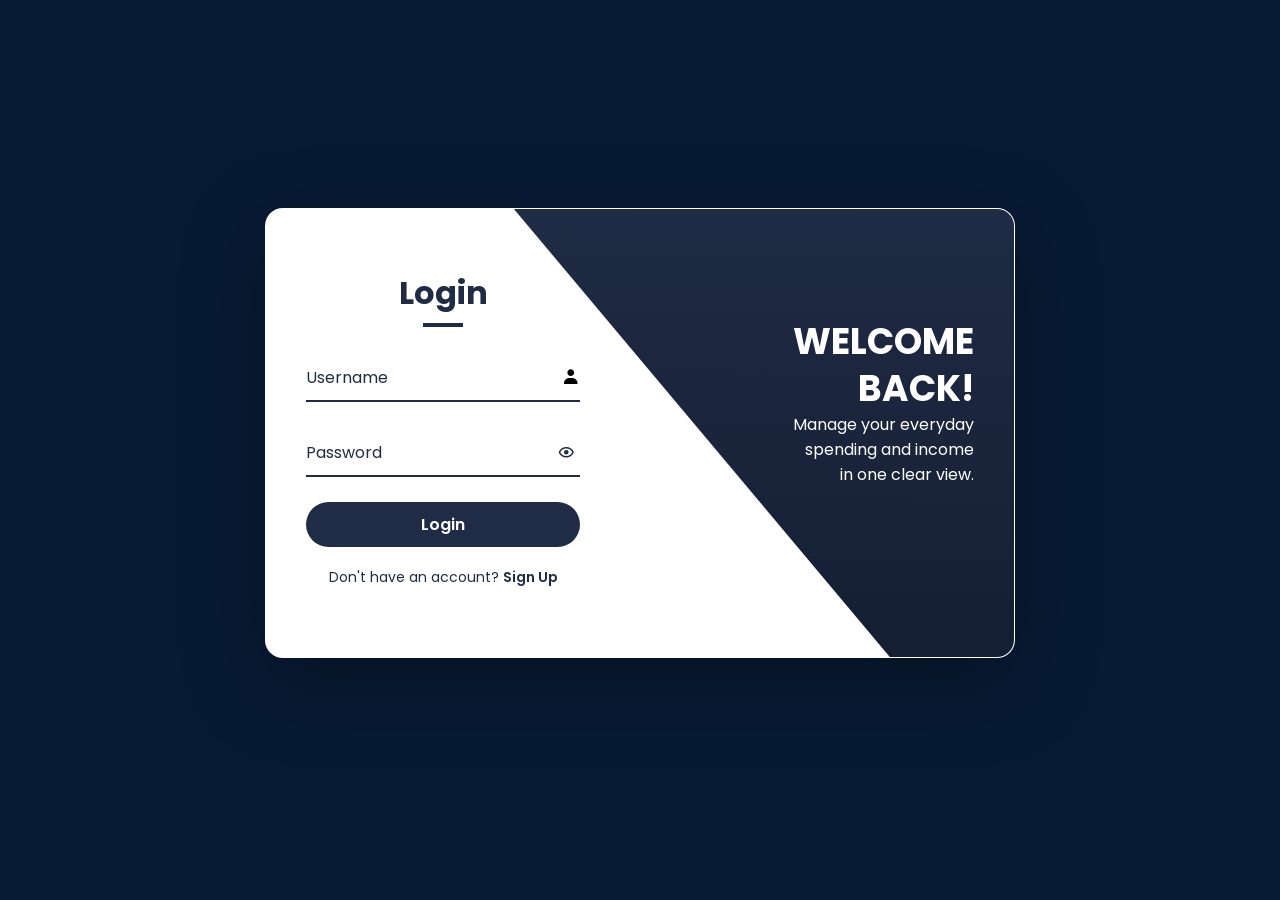
<file: login_signup.html>
<!DOCTYPE html>
<html lang="en">


<head>
    <meta charset="UTF-8">
    <meta name="viewport" content="width=device-width, initial-scale=1.0">
    <meta name="theme-color" content="#081b35">
    <meta name="description" content="Sign in to your local ExI Expense and Income Tracker demo.">
    <title>Sign in — ExI Expense and Income Tracker</title>

    <link href='https://unpkg.com/boxicons@2.1.4/css/boxicons.min.css' 
    rel='stylesheet'>

    <link rel="stylesheet" href="./styles/style_2.css">

</head>

<body>
    <div class="wrapper">
        <span class="rotate-bg"></span>
        <span class="rotate-bg2"></span>

        <div class="form-box login">
            <h2 class="title animation" style="--i:0; --j:21">Login</h2>
            <form id="login-form" novalidate>

                <div class="input-box animation" style="--i:1; --j:22">
                    <input id="login-username" name="username" type="text" autocomplete="username" placeholder=" " required>
                    <label for="login-username">Username</label>
                    <i class='bx bxs-user'></i>
                </div>

                <div class="input-box animation" style="--i:2; --j:23">
                    <input id="login-password" name="password" type="password" autocomplete="current-password" placeholder=" " required>
                    <label for="login-password">Password</label>
                    <button class="password-toggle" type="button" data-password-target="login-password" aria-label="Show password" title="Show password">
                        <i class='bx bx-show' aria-hidden="true"></i>
                    </button>
                </div>
                <button type="submit" class="btn animation" style="--i:3; --j:24">Login</button>
                <p class="auth-message" id="login-message" role="status" aria-live="polite"></p>
                <div class="linkTxt animation" style="--i:5; --j:25">
                    <p>Don't have an account? <a href="#" class="register-link">Sign Up</a></p>
                </div>
            </form>
        </div>

        <div class="info-text login">
            <h2 class="animation" style="--i:0; --j:20">Welcome Back!</h2>
                <p class="animation" style="--i:1; --j:21">Manage your everyday spending and income in one clear view.</p>
        </div>







        <div class="form-box register">

            <h2 class="title animation" style="--i:17; --j:0">Sign Up</h2>

            <form id="register-form" novalidate>

                <div class="input-box animation" style="--i:18; --j:1">
                    <input id="register-username" name="username" type="text" minlength="2" maxlength="80" autocomplete="username" placeholder=" " required>
                    <label for="register-username">Username</label>
                    <i class='bx bxs-user'></i>
                </div>

                <div class="input-box animation" style="--i:19; --j:2">
                    <input id="register-email" name="email" type="email" autocomplete="email" placeholder=" " required>
                    <label for="register-email">Email</label>
                    <i class='bx bxs-envelope'></i>
                </div>

                <div class="input-box animation" style="--i:20; --j:3">
                    <input id="register-password" name="password" type="password" minlength="6" autocomplete="new-password" placeholder=" " required>
                    <label for="register-password">Password</label>
                    <button class="password-toggle" type="button" data-password-target="register-password" aria-label="Show password" title="Show password">
                        <i class='bx bx-show' aria-hidden="true"></i>
                    </button>
                </div>

                <div class="input-box animation" style="--i:21; --j:4">
                    <input id="register-confirm-password" name="confirmPassword" type="password" minlength="6" autocomplete="new-password" placeholder=" " required>
                    <label for="register-confirm-password">Confirm Password</label>
                    <button class="password-toggle" type="button" data-password-target="register-confirm-password" aria-label="Show password" title="Show password">
                        <i class='bx bx-show' aria-hidden="true"></i>
                    </button>
                </div>

                <button type="submit" class="btn animation" style="--i:22;--j:5">Sign Up</button>
                <p class="auth-message" id="register-message" role="status" aria-live="polite"></p>

                <div class="linkTxt animation" style="--i:23; --j:6">
                    <p>Already have an account? <a href="#" class="login-link">Login</a></p>
                </div>

            </form>
        </div>

        <div class="info-text register">
            <h2 class="animation" style="--i:17; --j:0;">Welcome Back!</h2>
            <p class="animation" style="--i:18; --j:1;">Create your account to open your personal dashboard.</p>
        </div>

    </div>


    <!-- Load shared state before the login and registration controller. -->
    <script defer src="./js/state.js"></script>
    <script defer src="./js/script_1.js"></script>
</body>

</html>
</file>
<file: styles/style_2.css>
@import url('https://fonts.googleapis.com/css2?family=Poppins:wght@300;400;500;600;700;800&display=swap');

:root{
    --white: #fff;
    --black: #202b45;
    --brand: #202b45;
    --brand-dark: #162039;
    --lightBulue: #202b45;
}

*{
    margin: 0;
    padding: 0;
    box-sizing: border-box;
    font-family: 'Poppins', sans-serif;
}

body{
    display: flex;
    justify-content: center;
    align-items: center;
    min-height: 100vh;
}

/* The active class transitions between the login and registration panels. */
.wrapper{
    position: relative;
    width: 750px;
    height: 450px;
    background: var(--white);
    border: 2px solid var(--black);
    border-radius: 10px;
    box-shadow: 0 0 20px var(--black);
    overflow: hidden;
}


.wrapper .form-box{
    position: absolute;
    top: 0;
    width: 50%;
    height: 100%;
    display: flex;
    justify-content: center;
    flex-direction: column;
}

.wrapper .form-box.login{
    left: 0;
    padding: 0 60px 0 40px;
}

.form-box h2{
    margin-bottom: 10px;
    position: relative;
    font-size: 32px;
    color: var(--black);
    text-align: center;
}

.form-box h2::after{
    content: "";
    position: absolute;
    bottom: -10px;
    left: 50%;
    transform: translateX(-50%);
    width: 40px;
    height: 4px;
    background: var(--black);
}

.form-box .input-box{
    position: relative;
    width: 100%;
    height: 50px;
    margin: 25px 0;
}

.input-box input{
    width: 100%;
    height: 100%;
    background: transparent;
    color: var(--black);
    font-size: 16px;
    font-weight: 500;
    border: none;
    outline: none;
    border-bottom: 2px solid var(--black);
    transition: .5s;
    padding-right: 42px;
}

.input-box input:focus,
.input-box input:valid{
    border-bottom-color: var(--lightBulue);
}

.input-box label{
    position: absolute;
    top: 50%;
    left: 0;
    transform: translateY(-50%);
    font-size: 16px;
    color: var(--black);
    pointer-events: none;
    transition: 0.5s;
}


.input-box input:focus~label,
.input-box input:not(:placeholder-shown)~label,
.input-box.has-value label{
    top: -5px;
    color: var(--lightBulue);
}


.input-box i{
    position: absolute;
    top: 50%;
    right: 0;
    transform: translateY(-50%);
    font-size: 18px;
    transition: 0.5s;
}

.input-box input:focus~i,
.input-box input:valid~i{
    color: var(--lightBulue);
}

form button{
    width: 100%;
    height: 45px;
    background-color: var(--brand);
    color: var(--white);
    border: none;
    outline: none;
    border-radius: 40px;
    cursor: pointer;
    font-size: 16px;
    font-weight: 600;
    transition: .3s;
}

form button:hover{
    background-color: var(--brand-dark);
    box-shadow: 0 8px 18px rgba(101, 88, 232, 0.3);
}

.input-box .password-toggle {
    position: absolute;
    top: 50%;
    right: 0;
    display: grid;
    width: 28px;
    height: 28px;
    padding: 0;
    place-items: center;
    color: var(--black);
    background: transparent;
    border: 0;
    border-radius: 4px;
    cursor: pointer;
    transform: translateY(-50%);
}

.input-box .password-toggle:hover,
.input-box .password-toggle:focus-visible {
    color: var(--lightBulue);
    background: transparent;
    box-shadow: none;
}

.input-box .password-toggle:focus-visible {
    outline: 2px solid var(--lightBulue);
    outline-offset: 2px;
}

.input-box .password-toggle i {
    position: static;
    transform: none;
}

form .linkTxt{
    font-size: 14px;
    color: var(--black);
    text-align: center;
    margin: 20px 0 10px;
}

.linkTxt p a{
    color: var(--brand);
    text-decoration: none;
    font-weight: 600;
}

.wrapper .form-box.login .animation{
    transform: translateX(0);
    transition: 0.7s ease;
    opacity: 1;
    filter: blur(0);
    transition-delay: calc(.1s * var(--j));
}


.wrapper.active .form-box.login .animation{
    transform: translateX(-120%);
    opacity: 0;
    filter: blur(10px);
    transition-delay: calc(.1s * var(--i));
}






.wrapper .info-text{
    position: absolute;
    top: 0;
    width: 50%;
    height: 100%;
    display: flex;
    flex-direction: column;
    justify-content: center;
}

.wrapper .info-text.login{
    right: 0;
    text-align: right;
    padding: 0 40px 60px 150px;

}

.wrapper .info-text h2{
    font-size: 36px;
    color: var(--white);
    line-height: 1.3;
    text-transform: uppercase;
}

.wrapper .info-text p{
    font-size: 16px;
    color: var(--white);
}


.wrapper .info-text.login .animation{
    transform: translateX(0);
    opacity: 1;
    filter: blur(0);
    transition: 0.7s ease;
    transition-delay: calc(.1s * var(--j));
}
.wrapper.active .info-text.login .animation{
    transform: translateX(120px);
    opacity: 0;
    filter: blur(10px);
    transition: 0.7s ease;
    transition-delay: calc(.1s * var(--i));
}





.wrapper .rotate-bg{
    position: absolute;
    top: -4px;
    right: 0;
    width: 850px;
    height: 600px;
    background: linear-gradient(135deg, #33405c 0%, #202b45 58%, #111a2d 100%);
    transform: rotate(10deg) skewY(40deg);
    transform-origin: bottom right;
    transition: 1.5s ease;
    transition-delay: 1.6s;
}

.wrapper.active .rotate-bg{
    transform: rotate(0) skewY(0);
    transition-delay: 0.5s;
}











.wrapper .form-box.register{
    padding: 0 40px 0 60px;
    right: 0;
}

.wrapper.active .form-box.register{
    pointer-events: auto;
}


.wrapper .form-box.register .animation{
    transform: translateX(120%);
    opacity: 0;
    filter: blur(10px);
    transition: .7s ease;
    transition-delay: calc(.1s * var(--j));
}

.wrapper.active .form-box.register .animation{
    transform: translateX(0);
    opacity: 1;
    filter: blur(0);
    transition-delay: calc(.1s * var(--i));
}



.wrapper .info-text.register{
    left: 0;
    text-align: left;
    padding: 0 150px 60px 40px;
    pointer-events: none;
}

.wrapper.active .info-text.register{
    pointer-events: auto;
}


.wrapper .info-text.register .animation{
    transform: translateX(-120%);
    opacity: 0;
    filter: blur(10px);
    transition: .7s ease;
    transition-delay: calc(.1s * var(--j));
}

.wrapper.active .info-text.register .animation{
    transform: translateX(0);
    opacity: 1;
    filter: blur(0);
    transition-delay: calc(.1s * var(--i));
}




.wrapper .rotate-bg2{
    position: absolute;
    top: 100%;
    left: 250px;
    width: 850px;
    height: 700px;
    background: var(--white);
    transform: rotate(0) skewY(0);
    transform-origin: bottom left;
    transition: 1.5s ease;
    transition-delay: 0.5s;
}

.wrapper.active .rotate-bg2{
    transform: rotate(-11deg) skewY(-40deg);
    transition-delay: 1.2s;
}

body {
    position: relative;
    padding: 28px 16px 62px;
    background: #081b35;
    overflow: hidden;
}

.wrapper {
    border: 1px solid rgba(255, 255, 255, .16);
    border-radius: 18px;
    box-shadow: 0 24px 80px rgba(0, 0, 0, .35);
}

.auth-message {
    min-height: 18px;
    margin: 8px 0 0;
    color: #b3261e;
    font-size: 12px;
    text-align: center;
}

.auth-message:empty {
    display: none;
}

.local-demo-note {
    position: absolute;
    bottom: 18px;
    left: 16px;
    right: 16px;
    color: rgba(255, 255, 255, .78);
    font-size: 11px;
    text-align: center;
}

@media (min-width: 761px) {
    .wrapper .form-box.register {
        padding-top: 18px;
        padding-bottom: 18px;
        overflow: hidden;
    }

    .wrapper .form-box.register h2 {
        margin-bottom: 6px;
        font-size: 30px;
    }

    .wrapper .form-box.register .input-box {
        height: 46px;
        margin: 20px 0;
    }

    .wrapper .form-box.register .linkTxt {
        margin: 12px 0 4px;
    }
}

/* Replace the animated split layout with a single form on small screens. */
@media (max-width: 760px) {
    body { justify-content: center; align-items: center; gap: 14px; padding: 24px 16px; }
    .wrapper { width: min(100%, 470px); height: 640px; background: var(--white); }
    .wrapper .rotate-bg, .wrapper .rotate-bg2 { display: none; }
    .wrapper .form-box,
    .wrapper .form-box.login,
    .wrapper .form-box.register {
        inset: 0;
        width: 100%;
        height: 100%;
        padding: 34px !important;
        justify-content: center;
        transition: opacity .28s ease, transform .28s ease, visibility .28s ease;
    }
    .wrapper .info-text { display: none; }
    .wrapper .form-box.login .animation,
    .wrapper.active .form-box.login .animation,
    .wrapper .form-box.register .animation,
    .wrapper.active .form-box.register .animation {
        transform: none;
        opacity: 1;
        filter: none;
        transition-delay: 0s;
        transition-duration: .22s;
    }
    .wrapper .form-box.login,
    .wrapper.active .form-box.register {
        opacity: 1;
        visibility: visible;
        pointer-events: auto;
        transform: translateX(0);
    }
    .wrapper.active .form-box.login,
    .wrapper:not(.active) .form-box.register {
        opacity: 0;
        visibility: hidden;
        pointer-events: none;
        transform: translateX(18px);
    }
    .wrapper.active .form-box.login { transform: translateX(-18px); }
    .wrapper .form-box.register { left: 0; }
    .wrapper.active .form-box.register { right: auto; }
    .wrapper .form-box.login .animation,
    .wrapper.active .form-box.login .animation,
    .wrapper .form-box.register .animation,
    .wrapper.active .form-box.register .animation { transition-delay: 0s; }
    .form-box h2 { font-size: 27px; }
}

@media (max-width: 420px) {
    body { padding: 18px 12px; }
    .wrapper { height: 620px; }
    .wrapper .form-box,
    .wrapper .form-box.login,
    .wrapper .form-box.register { padding: 26px !important; }
}

@media (max-height: 680px) and (max-width: 760px) {
    body { align-items: flex-start; }
    .wrapper { height: auto; min-height: 540px; }
    .wrapper .form-box,
    .wrapper .form-box.login,
    .wrapper .form-box.register { min-height: 540px; }
}

@media (prefers-reduced-motion: reduce) {
    *, *::before, *::after { scroll-behavior: auto !important; transition-duration: .01ms !important; animation-duration: .01ms !important; animation-iteration-count: 1 !important; }
}
</file>
